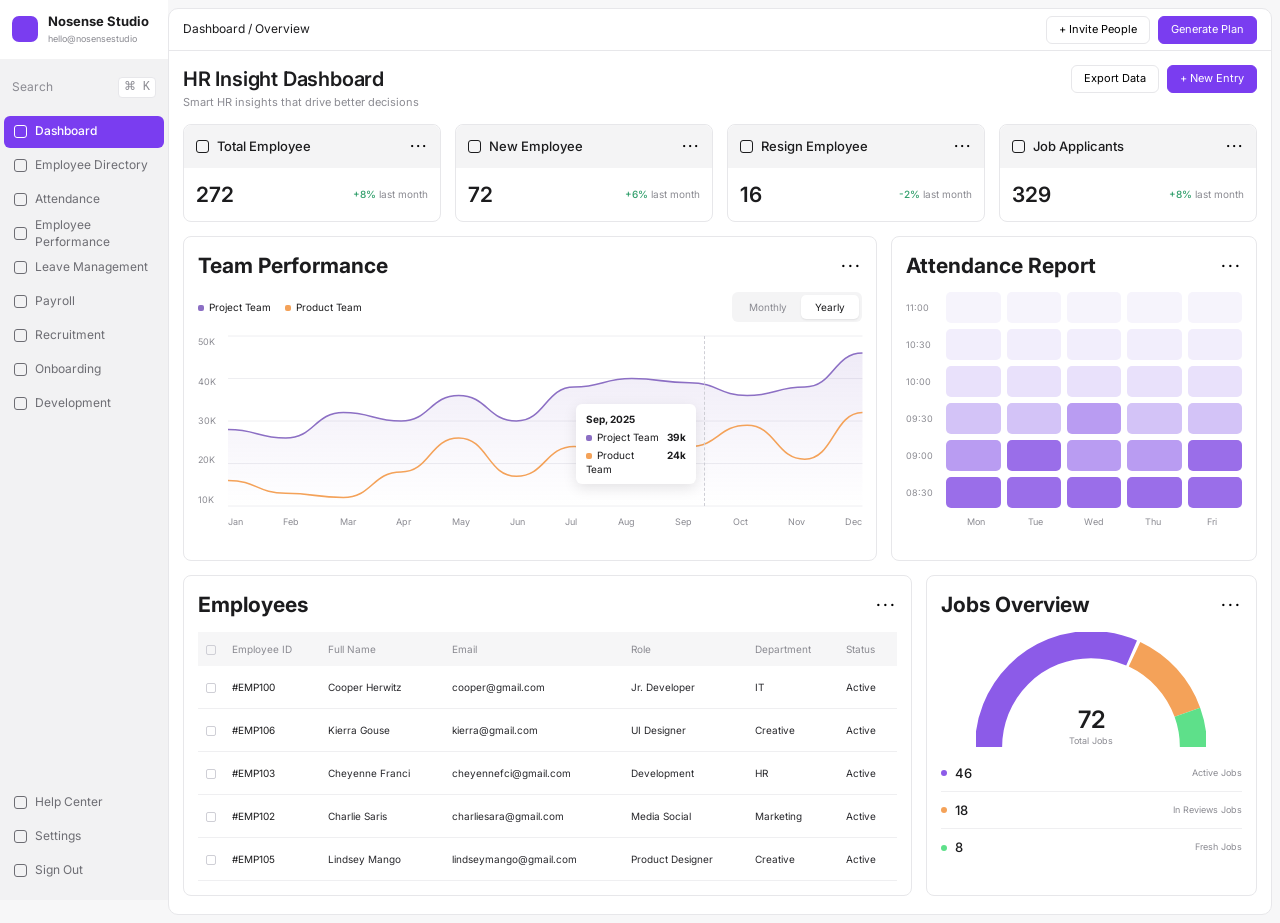
<file: index.html>
<!DOCTYPE html>
<html lang="en">
<head>
<meta charset="utf-8">
<meta name="viewport" content="width=device-width, initial-scale=1">
<title>HR Insight Dashboard</title>
<link rel="preconnect" href="https://fonts.googleapis.com">
<link href="https://fonts.googleapis.com/css2?family=Inter:wght@400;500;600&display=swap" rel="stylesheet">
<link rel="stylesheet" href="styles.css">
</head>
<body>
<div class="app">

  <aside class="sidebar">
    <div class="brand"><span class="logo"></span><div><b>Nosense Studio</b><small>hello@nosensestudio</small></div></div>
    <div class="search"><span>Search</span><kbd>⌘ K</kbd></div>
    <nav class="nav">
      <a href="#" class="on"><i class="ico"></i>Dashboard</a>
      <a href="#"><i class="ico"></i>Employee Directory</a>
      <a href="#"><i class="ico"></i>Attendance</a>
      <a href="#"><i class="ico"></i>Employee Performance</a>
      <a href="#"><i class="ico"></i>Leave Management</a>
      <a href="#"><i class="ico"></i>Payroll</a>
      <a href="#"><i class="ico"></i>Recruitment</a>
      <a href="#"><i class="ico"></i>Onboarding</a>
      <a href="#"><i class="ico"></i>Development</a>
    </nav>
    <div class="foot">
      <a href="#"><i class="ico"></i>Help Center</a>
      <a href="#"><i class="ico"></i>Settings</a>
      <a href="#" class="out"><i class="ico"></i>Sign Out</a>
    </div>
  </aside>

  <main class="main">
    <div class="panel">
      <header class="topbar">
        <span>Dashboard / Overview</span>
        <div class="btns"><button class="btn">+ Invite People</button><button class="btn pri">Generate Plan</button></div>
      </header>

      <div class="content">
        <div class="head">
          <div><h1>HR Insight Dashboard</h1><p>Smart HR insights that drive better decisions</p></div>
          <div class="btns"><button class="btn">Export Data</button><button class="btn pri">+ New Entry</button></div>
        </div>

        <section class="stats">
          <article class="card stat"><div class="top"><span><i class="ico"></i>Total Employee</span><button class="dots" aria-label="More">···</button></div><div class="bot"><strong>272</strong><small><b>+8%</b> last month</small></div></article>
          <article class="card stat"><div class="top"><span><i class="ico"></i>New Employee</span><button class="dots" aria-label="More">···</button></div><div class="bot"><strong>72</strong><small><b>+6%</b> last month</small></div></article>
          <article class="card stat"><div class="top"><span><i class="ico"></i>Resign Employee</span><button class="dots" aria-label="More">···</button></div><div class="bot"><strong>16</strong><small><b>-2%</b> last month</small></div></article>
          <article class="card stat"><div class="top"><span><i class="ico"></i>Job Applicants</span><button class="dots" aria-label="More">···</button></div><div class="bot"><strong>329</strong><small><b>+8%</b> last month</small></div></article>
        </section>

        <section class="row row-1">
          <article class="card pad">
            <div class="ch"><h2>Team Performance</h2><button class="dots" aria-label="More">···</button></div>
            <div style="display:flex;align-items:center">
              <div class="legend"><span><i style="background:#8c6fc4"></i>Project Team</span><span><i style="background:var(--orange)"></i>Product Team</span></div>
              <div class="seg"><button>Monthly</button><button class="on">Yearly</button></div>
            </div>
            <div class="chart">
              <div class="yl"><span>10K</span><span>20K</span><span>30K</span><span>40K</span><span>50K</span></div>
              <div class="plot">
                <svg id="perf" viewBox="0 0 600 170" preserveAspectRatio="none" role="img" aria-label="Team performance by month"></svg>
                <div class="cursor"></div>
                <div class="tip"><b>Sep, 2025</b>
                  <div><span><i style="background:#8c6fc4"></i>Project Team</span><b>39k</b></div>
                  <div><span><i style="background:var(--orange)"></i>Product Team</span><b>24k</b></div>
                </div>
                <div class="xl"><span>Jan</span><span>Feb</span><span>Mar</span><span>Apr</span><span>May</span><span>Jun</span><span>Jul</span><span>Aug</span><span>Sep</span><span>Oct</span><span>Nov</span><span>Dec</span></div>
              </div>
            </div>
          </article>

          <article class="card pad">
            <div class="ch"><h2>Attendance Report</h2><button class="dots" aria-label="More">···</button></div>
            <div class="heat">
              <div class="times"><span>11:00</span><span>10:30</span><span>10:00</span><span>09:30</span><span>09:00</span><span>08:30</span></div>
              <div class="cells">
                <i></i><i></i><i></i><i></i><i></i>
                <i class="l1"></i><i class="l1"></i><i class="l1"></i><i class="l1"></i><i class="l1"></i>
                <i class="l2"></i><i class="l2"></i><i class="l2"></i><i class="l2"></i><i class="l2"></i>
                <i class="l3"></i><i class="l3"></i><i class="l4"></i><i class="l3"></i><i class="l3"></i>
                <i class="l4"></i><i class="l5"></i><i class="l4"></i><i class="l4"></i><i class="l5"></i>
                <i class="l5"></i><i class="l5"></i><i class="l5"></i><i class="l5"></i><i class="l5"></i>
              </div>
            </div>
            <div class="days"><span>Mon</span><span>Tue</span><span>Wed</span><span>Thu</span><span>Fri</span></div>
          </article>
        </section>

        <section class="row row-2">
          <article class="card pad table">
            <div class="ch"><h2>Employees</h2><button class="dots" aria-label="More">···</button></div>
            <table>
              <thead><tr><th><i class="box"></i></th><th>Employee ID</th><th>Full Name</th><th>Email</th><th>Role</th><th>Department</th><th>Status</th></tr></thead>
              <tbody>
                <tr><td><i class="box"></i></td><td>#EMP100</td><td>Cooper Herwitz</td><td>cooper@gmail.com</td><td>Jr. Developer</td><td>IT</td><td class="act">Active</td></tr>
                <tr><td><i class="box"></i></td><td>#EMP106</td><td>Kierra Gouse</td><td>kierra@gmail.com</td><td>UI Designer</td><td>Creative</td><td class="act">Active</td></tr>
                <tr><td><i class="box"></i></td><td>#EMP103</td><td>Cheyenne Franci</td><td>cheyennefci@gmail.com</td><td>Development</td><td>HR</td><td class="act">Active</td></tr>
                <tr><td><i class="box"></i></td><td>#EMP102</td><td>Charlie Saris</td><td>charliesara@gmail.com</td><td>Media Social</td><td>Marketing</td><td class="act">Active</td></tr>
                <tr><td><i class="box"></i></td><td>#EMP105</td><td>Lindsey Mango</td><td>lindseymango@gmail.com</td><td>Product Designer</td><td>Creative</td><td class="act">Active</td></tr>
              </tbody>
            </table>
          </article>

          <article class="card pad">
            <div class="ch"><h2>Jobs Overview</h2><button class="dots" aria-label="More">···</button></div>
            <div class="gauge">
              <svg viewBox="0 0 220 118" aria-hidden="true" fill="none" stroke-width="26">
                <path d="M12 110A98 98 0 0 1 208 110" pathLength="100" stroke="#8c5be8" stroke-dasharray="63 100"/>
                <path d="M12 110A98 98 0 0 1 208 110" pathLength="100" stroke="#f4a259" stroke-dasharray="25 100" stroke-dashoffset="-64"/>
                <path d="M12 110A98 98 0 0 1 208 110" pathLength="100" stroke="#5ee08a" stroke-dasharray="11 100" stroke-dashoffset="-89"/>
              </svg>
              <div><b>72</b><small>Total Jobs</small></div>
            </div>
            <ul class="legend-list">
              <li><i style="background:#8c5be8"></i><b>46</b><span>Active Jobs</span></li>
              <li><i style="background:var(--orange)"></i><b>18</b><span>In Reviews Jobs</span></li>
              <li><i style="background:var(--green)"></i><b>8</b><span>Fresh Jobs</span></li>
            </ul>
          </article>
        </section>
      </div>
    </div>
  </main>
</div>

<script>
/* Draws the Team Performance lines from the two data arrays (values in thousands). */
(function(){
  const W=600,H=170,x=i=>i*W/11,y=v=>H-(v-10)/40*H;
  const project=[28,26,32,30,36,30,38,40,39,36,38,46];
  const product=[16,13,12,18,26,17,24,16,24,29,21,32];
  const line=a=>a.map((v,i)=>{const X=x(i),Y=y(v);if(!i)return`M${X} ${Y}`;const m=(x(i-1)+X)/2;return`C${m} ${y(a[i-1])} ${m} ${Y} ${X} ${Y}`}).join(' ');
  let s='<defs><linearGradient id="g" x1="0" y1="0" x2="0" y2="1"><stop offset="0" stop-color="#8c6fc4" stop-opacity=".14"/><stop offset="1" stop-color="#8c6fc4" stop-opacity="0"/></linearGradient></defs>';
  for(let v=10;v<=50;v+=10)s+=`<line x1="0" x2="${W}" y1="${y(v)}" y2="${y(v)}" stroke="#eeeef1" vector-effect="non-scaling-stroke"/>`;
  s+=`<path d="${line(project)} L${W} ${H} L0 ${H}Z" fill="url(#g)"/>`;
  s+=`<path d="${line(project)}" fill="none" stroke="#8c6fc4" stroke-width="1.6" vector-effect="non-scaling-stroke"/>`;
  s+=`<path d="${line(product)}" fill="none" stroke="#f4a259" stroke-width="1.6" vector-effect="non-scaling-stroke"/>`;
  document.getElementById('perf').innerHTML=s;
})();
</script>
</body>
</html>
</file>
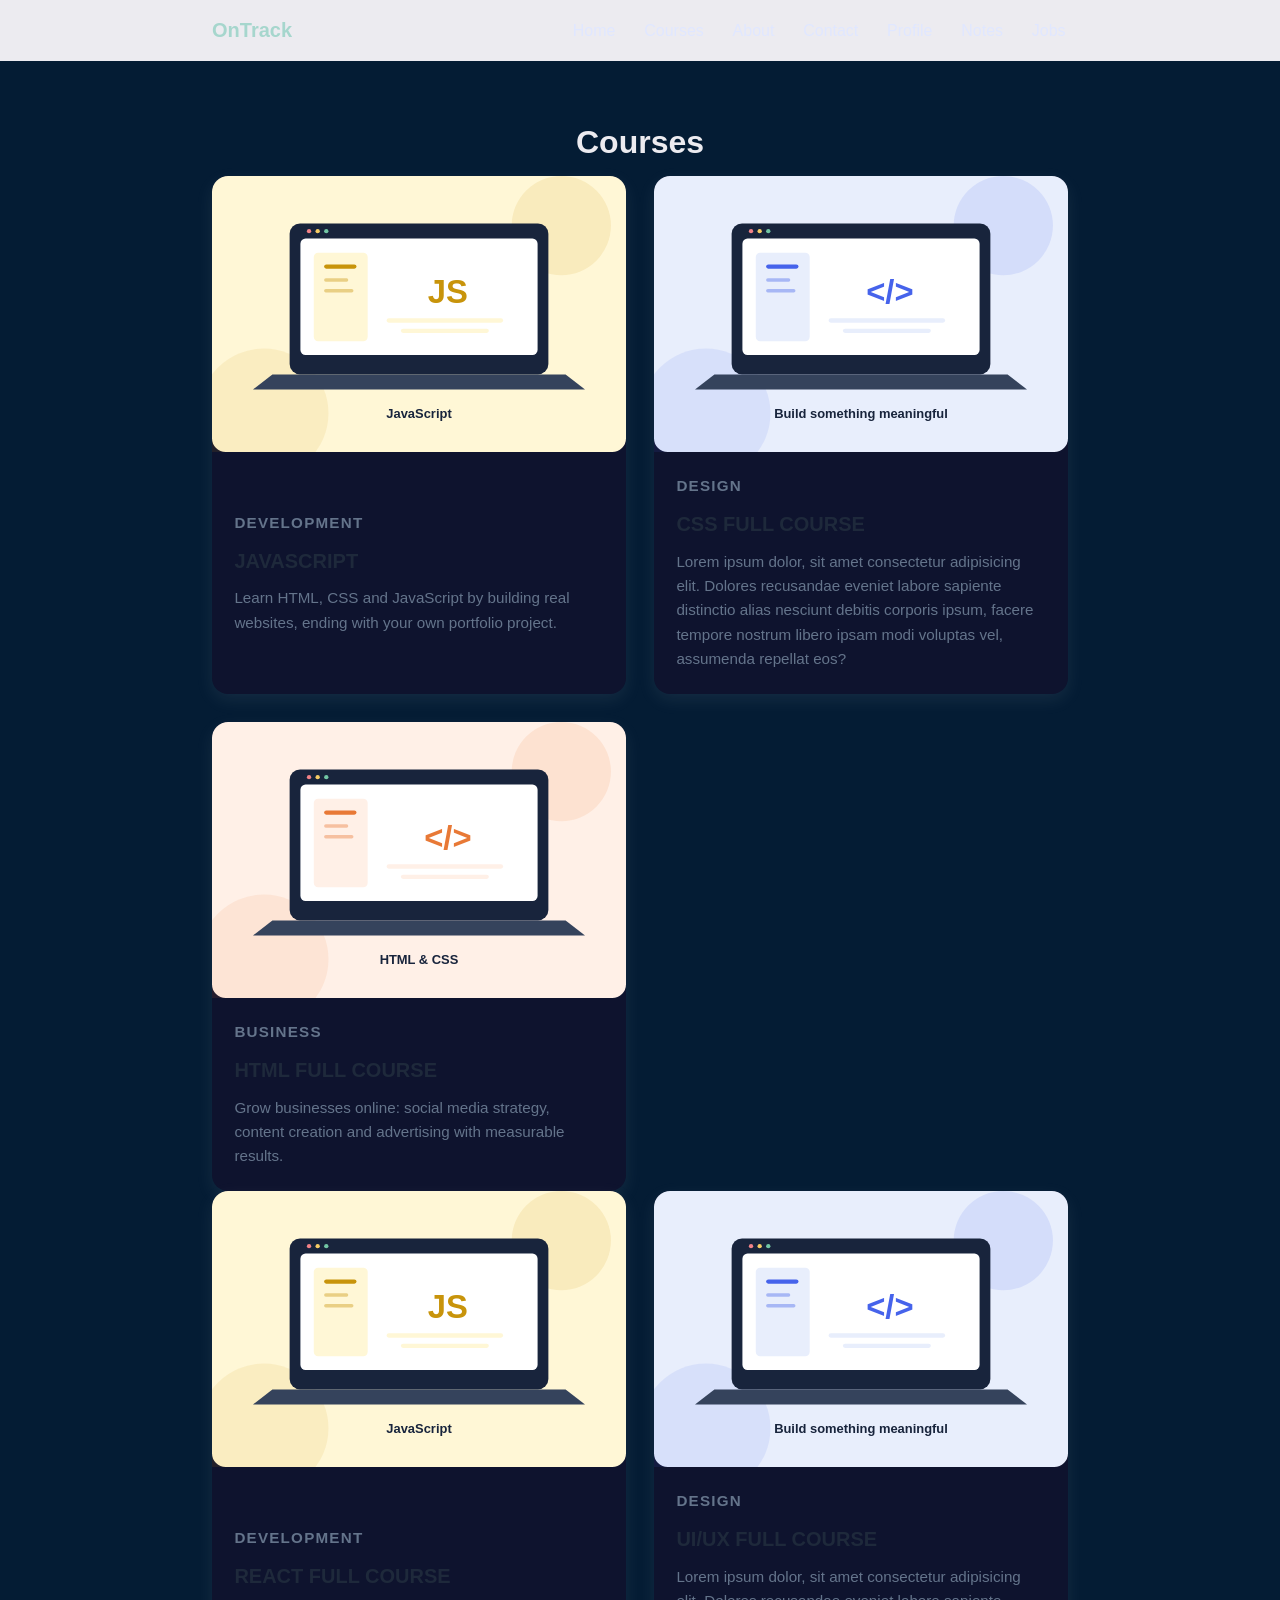
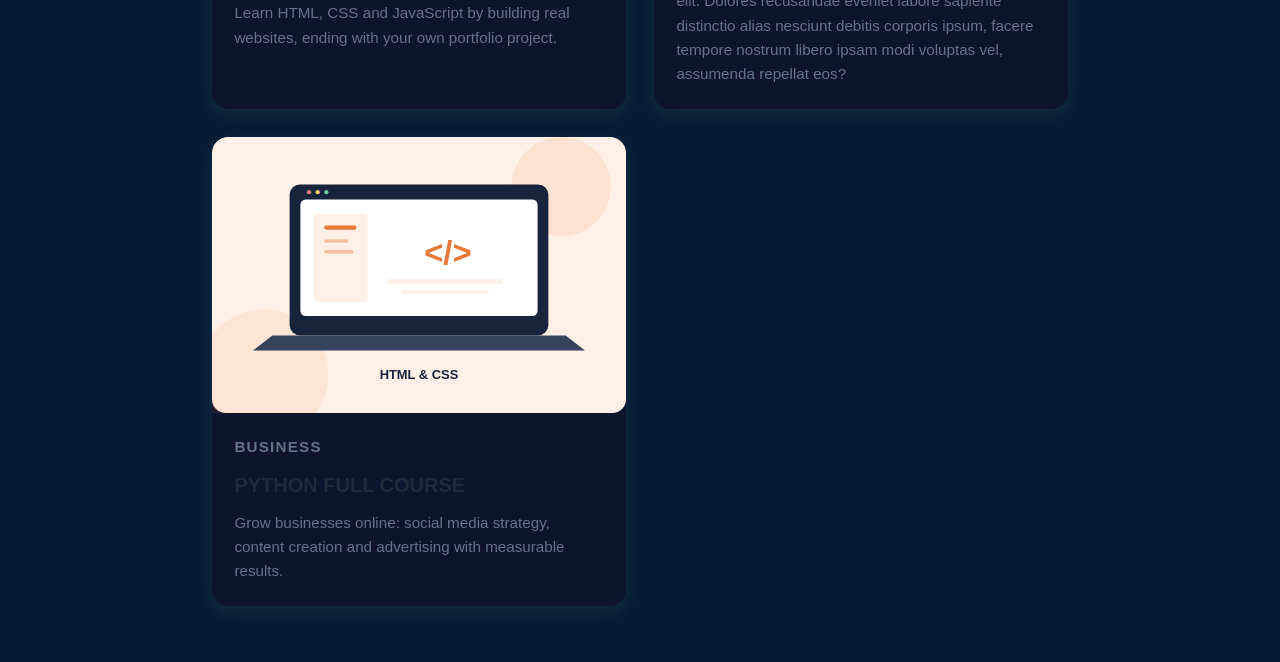
<file: Intango-git-assignment/dse-html-css-work/dse-html-css-work/images/Shami Tresor Work/lorem.html>
<!DOCTYPE html>
<html lang="en">
<head>
  <meta charset="UTF-8">
  <meta name="viewport" content="width=device-width, initial-scale=1.0">
  <meta name="description" content="Umutwe Skills Centre — practical short courses in web development, graphic design and digital marketing in Kigali, Rwanda.">
  <title>OnTrack</title>
  <link rel="stylesheet" href="style.css">
</head>
<body>

  <!-- Header with brand and section navigation -->
  <header class="site-header">
    <div class="container header-inner">
      <a class="brand" href="#home"><span>OnTrack</span></a>
      <nav class="main-nav" aria-label="Main navigation">
        <ul>
          <li><a href="#home">Home</a></li>
          <li><a href="#courses">Courses</a></li>
          <li><a href="#about">About</a></li>
          <li><a href="#contact">Contact</a></li>
          <li><a href="#profile">Profile</a></li>
          <li><a href="#notes">Notes</a></li>
          <li><a href="#jobs">Jobs</a></li>
        </ul>
      </nav>
    </div>
  </header>

  <main>
    

    <!-- Courses -->
    <section class="section" id="courses">
      <div class="container">
        <h2 class="section-title"> Courses</h2>
        


        <div class="card-grid">

          <article class="card">
            <img src="javascript.svg" alt="Illustration of a code editor window with coloured syntax and a run button">
            <div class="card-body">
              <p class="card-category">Development</p>
              <h3>JAVASCRIPT</h3>
              <p>Learn HTML, CSS and JavaScript by building real websites,
                 ending with your own portfolio project.</p>
              
                
            </div>
          </article>

          <article class="card">
            <img src="hero.svg" alt="Illustration of overlapping colourful geometric design shapes">
            <div class="card-body">
              <p class="card-category">Design</p>
              <h3>CSS FULL COURSE</h3>
              <p>Lorem ipsum dolor, sit amet consectetur adipisicing elit. Dolores recusandae eveniet labore sapiente distinctio alias nesciunt debitis corporis ipsum, facere tempore nostrum libero ipsam modi voluptas vel, assumenda repellat eos?</p>
              
            </div>
          </article>

          <article class="card">
            <img src="html-css.svg" alt="Illustration of a growing bar chart with an upward trend arrow and a plus 24 percent badge">
            <div class="card-body">
              <p class="card-category">Business</p>
              <h3>HTML FULL COURSE</h3>
              <p>Grow businesses online: social media strategy, content creation
                 and advertising with measurable results.</p>
              
            </div>
          </article>

        </div>


        <div class="card-grid">

          <article class="card">
            <img src="javascript.svg" alt="Illustration of a code editor window with coloured syntax and a run button">
            <div class="card-body">
              <p class="card-category">Development</p>
              <h3>REACT FULL COURSE</h3>
              <p>Learn HTML, CSS and JavaScript by building real websites,
                 ending with your own portfolio project.</p>
              
                
            </div>
          </article>

          <article class="card">
            <img src="hero.svg" alt="Illustration of overlapping colourful geometric design shapes">
            <div class="card-body">
              <p class="card-category">Design</p>
              <h3>UI/UX FULL COURSE</h3>
              <p>Lorem ipsum dolor, sit amet consectetur adipisicing elit. Dolores recusandae eveniet labore sapiente distinctio alias nesciunt debitis corporis ipsum, facere tempore nostrum libero ipsam modi voluptas vel, assumenda repellat eos?</p>
              
            </div>
          </article>

          <article class="card">
            <img src="html-css.svg" alt="Illustration of a growing bar chart with an upward trend arrow and a plus 24 percent badge">
            <div class="card-body">
              <p class="card-category">Business</p>
              <h3>PYTHON FULL COURSE</h3>
              <p>Grow businesses online: social media strategy, content creation
                 and advertising with measurable results.</p>
              
            </div>
          </article>

        </div>
      </div>
    </section>

    <!-- About -->
    

   
  </main>

  

  


  


          

</body>
</html>
</file>
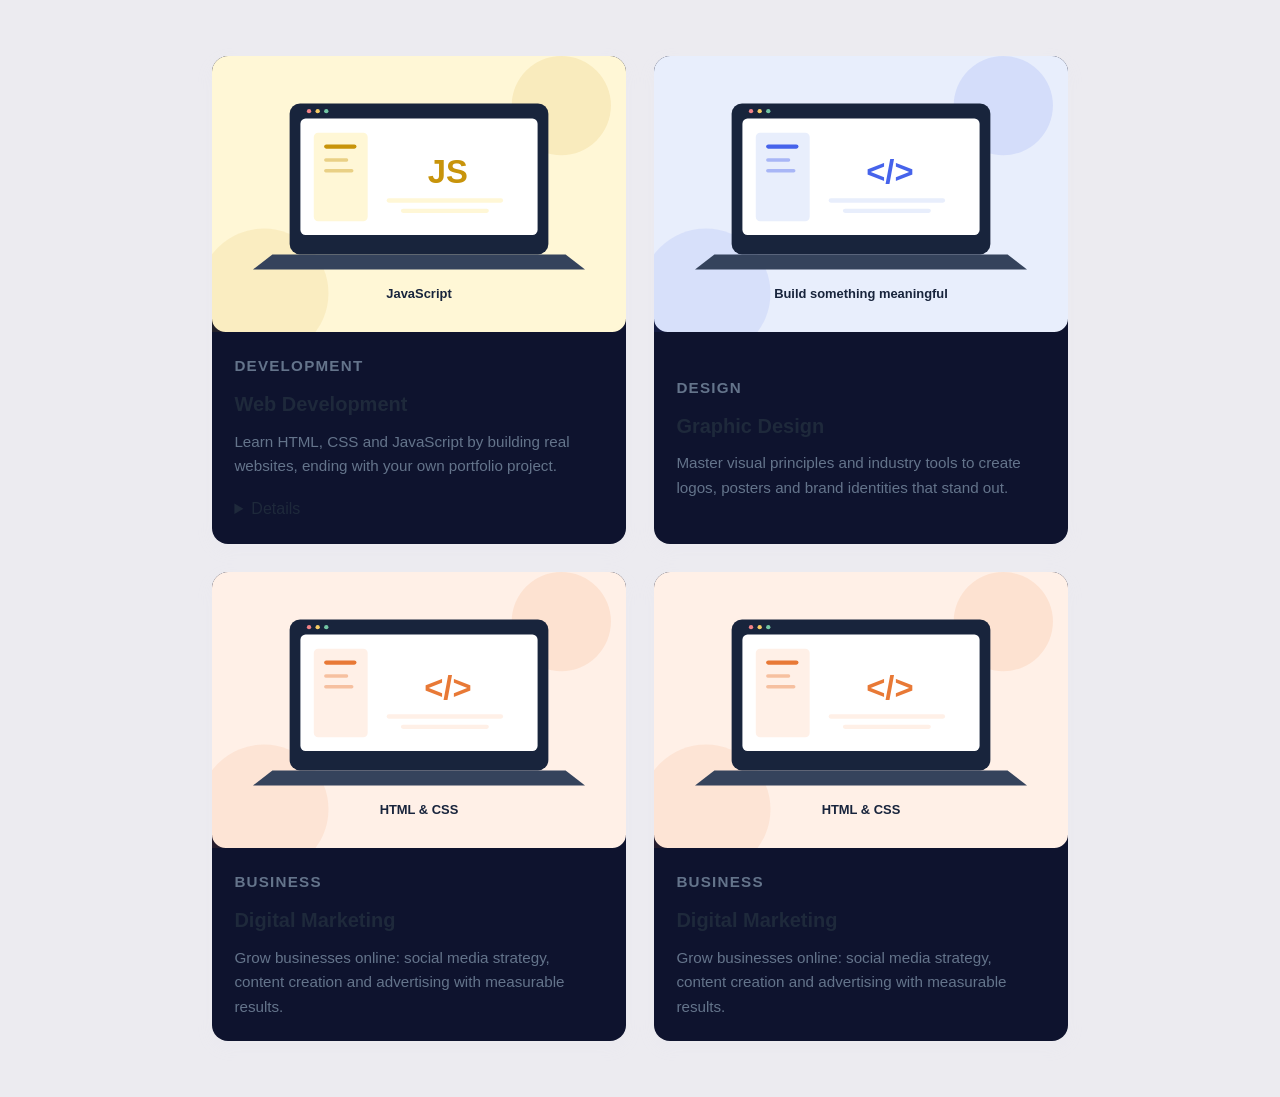
<file: Intango-git-assignment/dse-html-css-work/dse-html-css-work/images/Shami Tresor Work/node.html>
<!DOCTYPE html>
<html lang="en">
<head>
  <meta charset="UTF-8">
  <meta name="viewport" content="width=device-width, initial-scale=1.0">
  <meta name="description" content="Umutwe Skills Centre — practical short courses in web development, graphic design and digital marketing in Kigali, Rwanda.">
  <title></title>
  <link rel="stylesheet" href="style.css">
</head>
<body>

  <!-- Header with brand and section navigation -->
  <header class="site-header">
    

  <main>
    <!-- Hero -->
    

    <!-- Courses -->
    <section class="section" id="courses">
      <div class="container">
        

        <div class="card-grid">

          <article class="card">
            <img src="javascript.svg" alt="Illustration of a code editor window with coloured syntax and a run button">
            <div class="card-body">
              <p class="card-category">Development</p>
              <h3>Web Development</h3>
              <p>Learn HTML, CSS and JavaScript by building real websites,
                 ending with your own portfolio project.</p>
              <details class="course-details">
                
            </div>
          </article>

          <article class="card">
            <img src="hero.svg" alt="Illustration of overlapping colourful geometric design shapes">
            <div class="card-body">
              <p class="card-category">Design</p>
              <h3>Graphic Design</h3>
              <p>Master visual principles and industry tools to create logos,
                 posters and brand identities that stand out.</p>
              
            </div>
          </article>

          <article class="card">
            <img src="html-css.svg" alt="Illustration of a growing bar chart with an upward trend arrow and a plus 24 percent badge">
            <div class="card-body">
              <p class="card-category">Business</p>
              <h3>Digital Marketing</h3>
              <p>Grow businesses online: social media strategy, content creation
                 and advertising with measurable results.</p>
              
            </div>
          </article>

          <article class="card">
            <img src="html-css.svg" alt="Illustration of a growing bar chart with an upward trend arrow and a plus 24 percent badge">
            <div class="card-body">
              <p class="card-category">Business</p>
              <h3>Digital Marketing</h3>
              <p>Grow businesses online: social media strategy, content creation
                 and advertising with measurable results.</p>
              
            </div>
          </article>

        </div>
      </div>
    </section>

    

  <!-- Footer with classroom contact info -->
 

</body>
</html>
</file>
<file: styles.css>
:root{--p:#7a3df0;--p2:#9b6df2;--p3:#e9e0fc;--orange:#f4a259;--green:#5ee08a;--ink:#1c1c1e;--mute:#8b8b92;--line:#e7e7ea;--bg:#f7f7f8;--side:#f2f2f3;--ok:#2f9e6a;--r:8px}
*{box-sizing:border-box;margin:0;padding:0}
body{font:12px/1.4 "Inter",system-ui,-apple-system,"Segoe UI",sans-serif;color:var(--ink);background:var(--bg)}
a{color:inherit;text-decoration:none}
ul{list-style:none}
button{font:inherit;cursor:pointer}
:focus-visible{outline:2px solid var(--p);outline-offset:2px}

.app{display:grid;grid-template-columns:168px 1fr;min-height:100vh}

/* sidebar */
.sidebar{background:var(--side);display:flex;flex-direction:column;padding:0 0 14px;position:sticky;top:0;height:100vh}
.brand{display:flex;align-items:center;gap:10px;padding:12px;background:#fff}
.logo{width:26px;height:26px;border-radius:7px;background:var(--p)}
.brand b{display:block;font-size:13px}
.brand small{font-size:9px;color:var(--mute)}
.search{display:flex;justify-content:space-between;align-items:center;margin:12px 6px;padding:6px;color:var(--mute)}
.search kbd{font:9px inherit;border:1px solid var(--line);background:#fff;border-radius:4px;padding:1px 5px}
.nav{display:grid;gap:2px;padding:0 4px}
.nav a,.sidebar .foot a{display:flex;align-items:center;gap:8px;height:32px;padding:0 10px;border-radius:6px;color:#6d6d73}
.nav a.on{background:var(--p);color:#fff;font-weight:500}
.ico{width:13px;height:13px;border:1.4px solid currentColor;border-radius:3px;flex:none}
.foot{margin-top:auto;padding:0 4px;display:grid;gap:2px}
.foot .out{color:#d9506a}

/* main */
.main{padding:8px 8px 8px 0;min-width:0}
.panel{background:#fff;border-radius:10px;min-height:calc(100vh - 16px);border:1px solid var(--line)}
.topbar{display:flex;justify-content:space-between;align-items:center;padding:0 14px;height:42px;border-bottom:1px solid var(--line)}
.btns{display:flex;gap:8px}
.btn{display:inline-flex;align-items:center;gap:6px;height:28px;padding:0 12px;border-radius:6px;border:1px solid var(--line);background:#fff;font-size:11px}
.btn.pri{background:var(--p);border-color:var(--p);color:#fff}
.content{padding:14px 14px 18px}
.head{display:flex;justify-content:space-between;align-items:flex-start;margin-bottom:14px}
.head h1{font-size:20px;font-weight:600;letter-spacing:-.01em}
.head p{color:var(--mute);font-size:11px;margin-top:2px}

.card{background:#fff;border:1px solid var(--line);border-radius:var(--r)}
.card>h2,.ch{font-size:14px;font-weight:600}
.ch{display:flex;justify-content:space-between;align-items:center;margin-bottom:12px}
.dots{letter-spacing:2px;font-weight:700;background:none;border:0}

/* stats */
.stats{display:grid;grid-template-columns:repeat(4,1fr);gap:14px;margin-bottom:14px}
.stat .top{display:flex;justify-content:space-between;align-items:center;padding:12px;background:#f4f4f5;border-radius:var(--r) var(--r) 0 0;font-size:13px;font-weight:500}
.stat .top span{display:flex;align-items:center;gap:8px}
.stat .bot{display:flex;justify-content:space-between;align-items:center;padding:12px}
.stat strong{font-size:21px;font-weight:600}
.stat small{font-size:10px;color:var(--mute)}
.stat small b{color:var(--ok);font-weight:500}

.row{display:grid;gap:14px;margin-bottom:14px}
.row-1{grid-template-columns:1.9fr 1fr}
.row-2{grid-template-columns:2.2fr 1fr;margin-bottom:0}
.pad{padding:14px}

/* performance */
.legend{display:flex;gap:14px;align-items:center;font-size:10px}
.legend i{display:inline-block;width:6px;height:6px;border-radius:2px;margin-right:5px}
.seg{display:flex;background:#f4f4f5;border-radius:6px;padding:3px;margin-left:auto}
.seg button{border:0;background:none;padding:5px 14px;border-radius:5px;color:var(--mute);font-size:10px}
.seg .on{background:#fff;color:var(--ink);box-shadow:0 1px 2px rgba(0,0,0,.08)}
.chart{position:relative;display:grid;grid-template-columns:30px 1fr;margin-top:14px;height:210px}
.yl{display:flex;flex-direction:column-reverse;justify-content:space-between;height:170px;font-size:9px;color:var(--mute)}
.plot{position:relative}
.plot svg{width:100%;height:170px;display:block;overflow:visible}
.xl{display:flex;justify-content:space-between;font-size:9px;color:var(--mute);margin-top:10px}
.cursor{position:absolute;left:75%;top:0;height:170px;border-left:1px dashed #cfcfd6}
.tip{position:absolute;left:calc(75% - 128px);top:68px;background:#fff;border-radius:6px;padding:8px 10px;font-size:10px;box-shadow:0 4px 14px rgba(0,0,0,.1);width:120px}
.tip div{display:flex;justify-content:space-between;gap:8px;margin-top:4px}
.tip i{display:inline-block;width:6px;height:6px;border-radius:2px;margin-right:5px}

/* attendance */
.heat{display:grid;grid-template-columns:34px 1fr;gap:6px}
.times{display:grid;grid-template-rows:repeat(6,1fr);gap:6px;font-size:9px;color:var(--mute);align-items:center}
.cells{display:grid;grid-template-columns:repeat(5,1fr);gap:6px}
.cells i{height:31px;border-radius:5px;background:#f6f4fc}
.cells .l1{background:#f2eefc}.cells .l2{background:#e9e1fb}.cells .l3{background:#d3c3f7}
.cells .l4{background:#b99cf2}.cells .l5{background:#9a6ee9}
.days{display:grid;grid-template-columns:repeat(5,1fr);margin:8px 0 0 40px;text-align:center;font-size:9px;color:var(--mute)}

/* employees */
table{width:100%;border-collapse:collapse;font-size:10px}
th{background:#f6f6f7;text-align:left;font-weight:400;color:var(--mute);padding:10px 8px}
td{padding:14px 8px;border-bottom:1px solid #efeff1}
th:first-child,td:first-child{width:22px}
td:nth-child(n+3){color:#2a2a2e}
.act{color:var(--ok)}
.box{display:inline-block;width:10px;height:10px;border:1px solid #cfcfd6;border-radius:2px;vertical-align:middle}

/* jobs */
.gauge{position:relative;width:100%;max-width:230px;margin:0 auto}
.gauge svg{width:100%;display:block}
.gauge div{position:absolute;inset:auto 0 6px;text-align:center}
.gauge b{display:block;font-size:24px;font-weight:600;line-height:1}
.gauge small{font-size:9px;color:var(--mute)}
.legend-list li{display:flex;align-items:center;gap:8px;padding:9px 0;border-bottom:1px solid #efeff1}
.legend-list li:last-child{border:0}
.legend-list i{width:6px;height:6px;border-radius:50%}
.legend-list b{font-size:13px;font-weight:500}
.legend-list span{margin-left:auto;font-size:9px;color:var(--mute)}

@media(max-width:1100px){
  .app{grid-template-columns:1fr}
  .sidebar{display:none}
  .main{padding:8px}
  .stats{grid-template-columns:repeat(2,1fr)}
  .row-1,.row-2{grid-template-columns:1fr}
  .card.table{overflow-x:auto}
  table{min-width:640px}
}
</file>
<file: Intango-git-assignment/dse-html-css-work/dse-html-css-work/images/Shami Tresor Work/style.css>
:root {
  --primary: #ecebf0;
  --accent: #ebecf2;
  --accent-dark: #4338ca;
  --text: #1e293b;
  --muted: #64748b;
  --bg: #041c34;
  --card-bg: #0e132e;
  --radius: 16px;
  --shadow: 0 6px 18px rgba(224, 229, 237, 0.08);
  --max-width: 1140px;
}

* { box-sizing: border-box; margin: 0; padding: 0; }

html { scroll-behavior: smooth; }

body {
  font-family: "Segoe UI", Arial, sans-serif;
  color: var(--text);
  background: var(--bg);
  line-height: 1.6;
}

img { max-width: 100%; height: auto; display: block; }

.container {
  width: 70%;
  max-width: var(--max-width);
  margin: 0 auto;
  padding: 0 1.25rem;
}

/* ---------- Header ---------- */
.site-header {
  background: var(--primary);
  position: sticky;
  top: 0;
  z-index: 10;
}

.header-inner {
  display: flex;
  align-items: center;
  justify-content: space-between;
  flex-wrap: wrap;
  gap: 0.5rem;
  padding-top: 0.9rem;
  padding-bottom: 0.9rem;
}

.brand {
  color: #fff;
  font-size: 1.25rem;
  font-weight: 700;
  text-decoration: none;
}

.brand span { color: #a6d6cd; }

.main-nav ul {
  display: flex;
  gap: 1.5rem;
  list-style: none;
}

.main-nav a {
  color: #e0e7ff;
  text-decoration: none;
  font-weight: 500;
  padding: 0.35rem 0.15rem;
  border-bottom: 2px solid transparent;
  transition: color 0.2s ease, border-color 0.2s ease;
}

.main-nav a:hover { color: #fff; border-color: #fbbf24; }

/* Visible keyboard focus for all links and interactive controls */
a:focus-visible,
details summary:focus-visible,
button:focus-visible {
  outline: 3px solid #020473;
  outline-offset: 3px;
  border-radius: 4px;
}

/* ---------- Hero ---------- */
.hero { padding: 3.5rem 0; background: linear-gradient(135deg, #eef2ff 0%, #f8fafc 100%); }

.hero-inner {
  display: flex;
  align-items: center;
  gap: 3rem;
}

.hero-content { flex: 1 1 55%; }

.hero h1 {
  font-size: clamp(2rem, 4vw, 3rem);
  line-height: 1.15;
  color: var(--primary);
  margin-bottom: 1rem;
}

.hero p { color: var(--muted); margin-bottom: 1.5rem; max-width: 46ch; }

.hero-media { flex: 1 1 45%; }

.btn {
  display: inline-block;
  background: var(--accent);
  color: #fff;
  text-decoration: none;
  font-weight: 600;
  padding: 0.8rem 1.6rem;
  border-radius: 999px;
  transition: background 0.2s ease, transform 0.2s ease;
}

.btn:hover { background: var(--accent-dark); transform: translateY(-2px); }

/* ---------- Sections ---------- */
.section { padding: 3.5rem 0; }

.section-title {
  text-align: center;
  font-size: 2rem;
  color: var(--primary);
  margin-bottom: 0.5rem;
}

.section-sub {
  text-align: center;
  color: var(--muted);
  max-width: 60ch;
  margin: 0 auto 2.5rem;
}

/* ---------- Cards (shared class = reusability) ---------- */
.card-grid {
  display: grid;
  grid-template-columns: repeat(2, 1fr);
  gap: 1.75rem;
}

.card {
  background: var(--card-bg);
  border-radius: var(--radius);
  box-shadow: var(--shadow);
  overflow: hidden;
  display: grid;
  flex-direction: column;
  transition: transform 0.25s ease, box-shadow 0.25s ease;
}

/* hover effect */
.card:hover {
  transform: translateY(-6px);
  box-shadow: 0 14px 28px rgba(242, 243, 244, 0.16);
}

.card img { width: 100%; }

.card-body { padding: 1.4rem; display: flex; flex-direction: column; gap: 0.6rem; flex: 1; }

.card-category {
  font-size: 0.78rem;
  font-weight: 700;
  letter-spacing: 0.08em;
  text-transform: uppercase;
  color: var(--danger);
}

.card h3 { font-size: 1.25rem; color: var(--text); }

.card p { color: var(--muted); font-size: 0.95rem; }

.course-details { margin-top: auto; padding-top: 0.5rem; }

.course-details summary {
  cursor: pointer;
  font-weight: 600;
  color: var(--primary);
  list-style-position: inside;
}

.course-details summary:hover { color: var(--accent-dark); }

.course-details ul {
  margin: 0.75rem 0 0 1.25rem;
  color: var(--muted);
  font-size: 0.92rem;
}

.course-details li { margin-bottom: 0.3rem; }

/* ---------- About ---------- */
.about-inner {
  display: flex;
  align-items: center;
  gap: 3rem;
  background: #eaeaee;
  border-radius: var(--radius);
  box-shadow: var(--shadow);
  padding: 2.5rem;
}

.about-media { flex: 1 1 45%; }
.about-content { flex: 1 1 55%; }
.about-content h2 { color: var(--primary); margin-bottom: 1rem; }
.about-content p { color: var(--muted); margin-bottom: 1rem; }

/* ---------- Footer ---------- */
.site-footer { background: var(--primary); color: #e0e7ff; padding: 2.5rem 0 1.5rem; }

.footer-grid {
  display: flex;
  justify-content: space-between;
  flex-wrap: wrap;
  gap: 2rem;
  margin-bottom: 2rem;
}

.footer-grid h2, .footer-grid h3 { color: #fff; margin-bottom: 0.75rem; font-size: 1.1rem; }

.footer-grid address { font-style: normal; line-height: 1.9; }

.footer-grid ul { list-style: none; }

.footer-grid a { color: #c7d2fe; text-decoration: none; }
.footer-grid a:hover { color: #fbbf24; }

.footer-bottom {
  border-top: 1px solid rgba(255, 255, 255, 0.15);
  padding-top: 1rem;
  text-align: center;
  font-size: 0.9rem;
  color: #a5b4fc;
}

/* ---------- Tablet ---------- */
@media (max-width: 900px) {
  .hero-inner, .about-inner { flex-direction: column; text-align: center; }
  .hero p, .section-sub { margin-left: auto; margin-right: auto; }
  .card-grid { grid-template-columns: repeat(2, 1fr); }
}

/* ---------- Phone ---------- */
@media (max-width: 600px) {
  .header-inner { flex-direction: column; }
  .main-nav ul { flex-wrap: wrap; justify-content: center; gap: 1rem; }
  .card-grid { grid-template-columns: 1fr; }
  .about-inner { padding: 1.5rem; }
  .section { padding: 2.5rem 0; }
}
</file>
